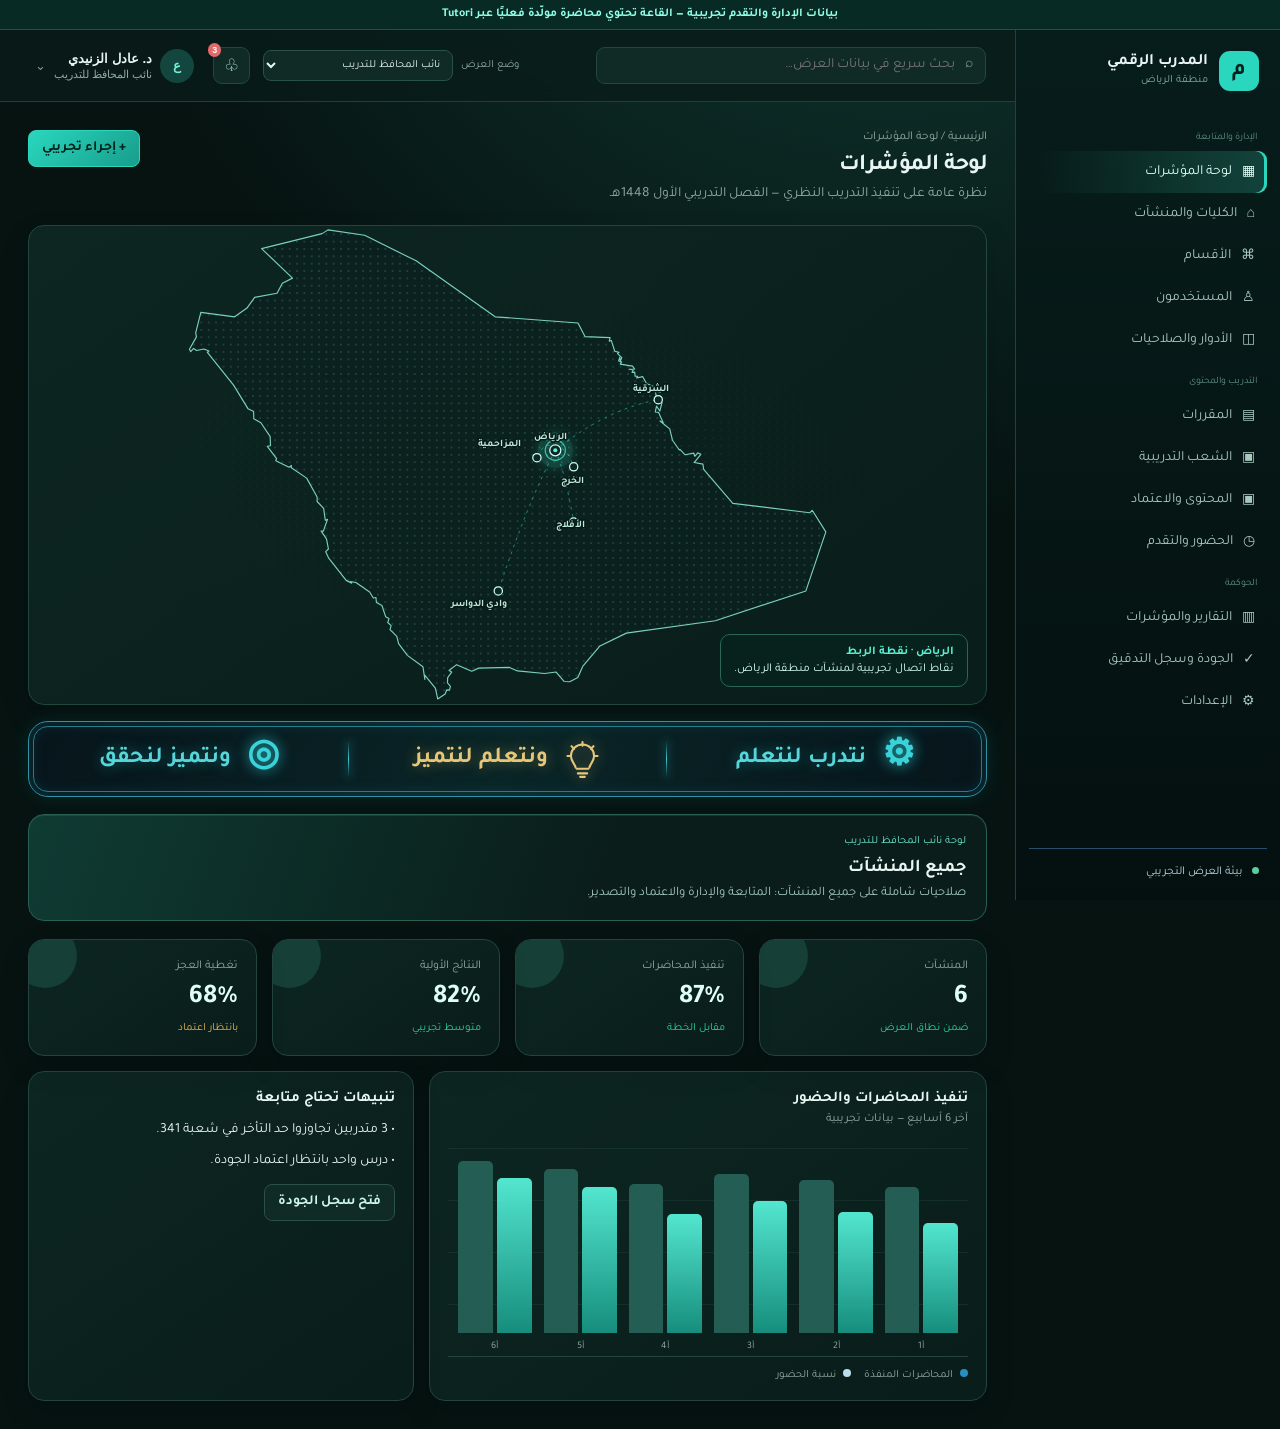
<file: index.html>
<!doctype html>
<html lang="ar" dir="rtl">
<head>
  <meta charset="UTF-8" />
  <meta name="viewport" content="width=device-width, initial-scale=1.0" />
  <meta name="description" content="عرض تفاعلي لمنصة المدرب الرقمي مع قاعة محاضرة حية واحدة عبر Tutori" />
  <title>المدرب الرقمي | العرض التفاعلي</title>
  <link rel="preconnect" href="https://fonts.googleapis.com" />
  <link rel="preconnect" href="https://fonts.gstatic.com" crossorigin />
  <link href="https://fonts.googleapis.com/css2?family=Tajawal:wght@400;500;600;700;800&display=swap" rel="stylesheet" />
  <link rel="stylesheet" href="assets/styles.css" />
  <link rel="stylesheet" href="assets/theme.css" />
  <link rel="stylesheet" href="assets/interaction.css?v=20261102-prep-layout" />
  <link rel="stylesheet" href="assets/live-lecture.css" />
</head>
<body>
  <div class="demo-ribbon">بيانات الإدارة والتقدم تجريبية — القاعة تحتوي محاضرة مولّدة فعليًا عبر Tutori</div>
  <div class="shell">
    <aside class="sidebar" id="sidebar" aria-label="التنقل الرئيسي">
      <div class="brand"><div class="brand-mark">م</div><div><strong>المدرب الرقمي</strong><small>منطقة الرياض</small></div></div>
      <nav id="main-nav">
        <p class="nav-label">الإدارة والمتابعة</p>
        <button class="nav-item active" data-page="dashboard">▦ <span>لوحة المؤشرات</span></button>
        <button class="nav-item" data-page="facilities">⌂ <span>الكليات والمنشآت</span></button>
        <button class="nav-item" data-page="departments">⌘ <span>الأقسام</span></button>
        <button class="nav-item" data-page="users">♙ <span>المستخدمون</span></button>
        <button class="nav-item" data-page="roles">◫ <span>الأدوار والصلاحيات</span></button>
        <p class="nav-label">التدريب والمحتوى</p>
        <button class="nav-item" data-page="courses">▤ <span>المقررات</span></button>
        <button class="nav-item" data-page="sections">▣ <span>الشعب التدريبية</span></button>
        <button class="nav-item" data-page="content">▣ <span>المحتوى والاعتماد</span></button>
        <button class="nav-item" data-page="lesson-preparation">✎ <span>مراجعة محاضرة Tutori</span></button>
        <button class="nav-item" data-page="attendance">◷ <span>الحضور والتقدم</span></button>
        <p class="nav-label">الحوكمة</p>
        <button class="nav-item" data-page="reports">▥ <span>التقارير والمؤشرات</span></button>
        <button class="nav-item" data-page="quality">✓ <span>الجودة وسجل التدقيق</span></button>
        <button class="nav-item" data-page="settings">⚙ <span>الإعدادات</span></button>
      </nav>
      <div class="sidebar-foot"><span class="pulse"></span> بيئة العرض التجريبي</div>
    </aside>
    <main class="main">
      <header class="topbar"><button class="menu" id="menu-btn" aria-label="فتح القائمة">☰</button><div class="global-search"><span>⌕</span><input id="global-search" placeholder="بحث سريع في بيانات العرض…" /></div><div class="top-actions"><label class="role-switcher" for="role-switcher"><span>وضع العرض</span><select id="role-switcher" aria-label="تبديل دور العرض التجريبي"><option>نائب المحافظ للتدريب</option><option>نائب المحافظ لسياسات التدريب والجودة</option><option>نائب المحافظ المساعد للتدريب</option><option>الإدارة العامة بالمنطقة</option><option>الإدارة العامة لجودة التدريب</option><option>إدارة الجودة بالمنطقة</option><option>عميد الكلية</option><option>رئيس القسم</option><option>المتدرب</option></select></label><button class="icon-btn" id="notify-btn" aria-label="التنبيهات">♧<b>3</b></button><button class="profile" id="profile-btn"><span class="avatar">ع</span><span><strong>أحمد العتيبي</strong><small id="active-role-label">نائب المحافظ للتدريب</small></span><i>⌄</i></button></div></header>
      <section id="app" class="page-area" aria-live="polite"></section>
    </main>
  </div>
  <div id="modal-root"></div><div id="toast-root" aria-live="polite"></div>
  <script src="assets/app.js?v=20261117-roles"></script>
  <script src="assets/saudi-map.js"></script>
  <script src="assets/role-switcher.js"></script>
  <script src="assets/student-platform.js"></script>
  <script src="assets/quality-workspace.js"></script>
  <script>
    // Let the user finish typing; the app applies data filters on change/blur.
    document.addEventListener('input', (event) => {
      if (event.target.matches('[data-filter]')) event.stopImmediatePropagation();
    }, true);
  </script>
</body>
</html>
</file>
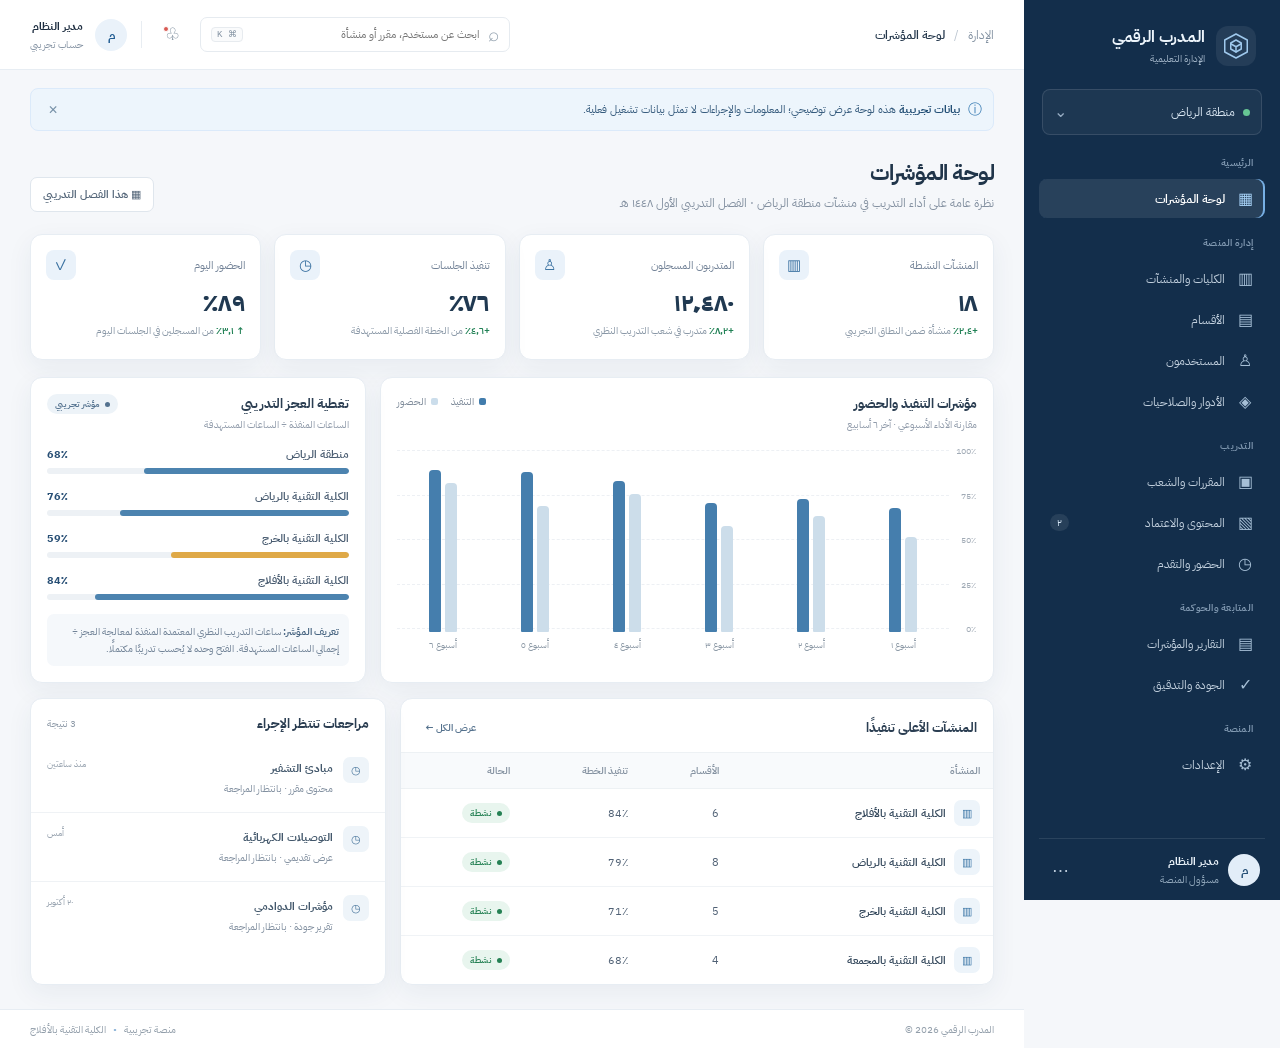
<file: legacy-admin-demo.html>
<!doctype html>
<html lang="ar" dir="rtl">
<head>
  <meta charset="utf-8">
  <meta name="viewport" content="width=device-width, initial-scale=1">
  <meta name="theme-color" content="#112a46">
  <meta name="description" content="النسخة السابقة من عرض إدارة منصة المدرب الرقمي">
  <title>المدرب الرقمي | العرض الإداري السابق</title>
  <link rel="preconnect" href="https://fonts.googleapis.com">
  <link rel="preconnect" href="https://fonts.gstatic.com" crossorigin>
  <link href="https://fonts.googleapis.com/css2?family=IBM+Plex+Sans+Arabic:wght@400;500;600;700&display=swap" rel="stylesheet">
  <link rel="stylesheet" href="styles.css">
</head>
<body>
  <div class="app-shell">
    <aside class="sidebar" id="sidebar">
      <a class="brand" href="#dashboard" aria-label="المدرب الرقمي، الرئيسية">
        <span class="brand-mark" aria-hidden="true"><svg viewBox="0 0 40 40"><path d="M20 4 5 12v16l15 8 15-8V12L20 4Z"/><path d="M13 24V16l7-4 7 4v8l-7 4-7-4Z"/><path d="m13 17 7 4 7-4M20 21v7"/></svg></span>
        <span><strong>المدرب الرقمي</strong><small>الإدارة التعليمية</small></span>
      </a>
      <div class="side-context"><span class="context-dot"></span><span>منطقة الرياض</span><span class="context-caret">⌄</span></div>
      <nav id="navigation" aria-label="القائمة الرئيسية"></nav>
      <div class="sidebar-footer"><span class="avatar avatar-light">م</span><span><strong>مدير النظام</strong><small>مسؤول المنصة</small></span><button class="icon-button" title="خيارات الحساب" aria-label="خيارات الحساب" data-action="account-menu">⋯</button></div>
    </aside>
    <main class="main-area">
      <header class="topbar">
        <button id="menuToggle" class="icon-button menu-toggle" aria-label="فتح القائمة">☰</button>
        <div class="breadcrumb"><span>الإدارة</span><span class="crumb-sep">/</span><strong id="currentCrumb">لوحة المؤشرات</strong></div>
        <div class="top-actions"><div class="global-search"><span>⌕</span><input id="globalSearch" type="search" placeholder="ابحث عن مستخدم، مقرر أو منشأة" aria-label="بحث عام"><kbd>⌘ K</kbd></div><button id="notifications" class="icon-button bell-button" aria-label="الإشعارات">♧<i></i></button><span class="top-divider"></span><span class="avatar avatar-blue">م</span><div class="top-user"><strong>مدير النظام</strong><small>حساب تجريبي</small></div></div>
      </header>
      <div class="demo-ribbon"><span class="demo-icon">ⓘ</span><span><strong>بيانات تجريبية</strong><span> هذه لوحة عرض توضيحي؛ المعلومات والإجراءات لا تمثل بيانات تشغيل فعلية.</span></span><button id="dismissRibbon" aria-label="إخفاء التنبيه">×</button></div>
      <section id="view" class="content" aria-live="polite"></section>
      <footer class="page-footer"><span>المدرب الرقمي <span dir="ltr">© 2026</span></span><span>منصة تجريبية <span class="footer-dot">•</span> الكلية التقنية بالأفلاج</span></footer>
    </main>
  </div>
  <div id="modalRoot"></div>
  <div id="toastRoot" class="toast-region" aria-live="polite"></div>
  <script src="app.js"></script>
</body>
</html>
</file>
<file: assets/styles.css>
:root{--navy:#0a3152;--navy2:#164d77;--blue:#1779b8;--sky:#eaf5fb;--line:#dbe6ee;--ink:#183048;--muted:#62758a;--bg:#f5f8fb;--white:#fff;--green:#16805c;--amber:#ad6c08;--red:#b84444;--radius:14px}*{box-sizing:border-box}body{margin:0;background:var(--bg);color:var(--ink);font-family:Tahoma,"Segoe UI",Arial,sans-serif;font-size:14px}.demo-ribbon{height:30px;background:#e8f5fb;color:#075b88;text-align:center;padding:7px;font-size:12px;font-weight:bold;position:sticky;top:0;z-index:20;border-bottom:1px solid #c7e5f2}.shell{display:flex;min-height:calc(100vh - 30px)}.sidebar{width:265px;background:linear-gradient(180deg,#0b3557,#092a46);color:#e9f3f8;flex:none;padding:21px 13px;display:flex;flex-direction:column;position:sticky;top:30px;height:calc(100vh - 30px);z-index:10}.brand{display:flex;gap:11px;align-items:center;padding:0 8px 26px}.brand-mark{width:40px;height:40px;border-radius:11px;display:grid;place-items:center;background:#75c5e8;color:#082e4b;font-size:22px;font-weight:bold}.brand strong{display:block;font-size:16px}.brand small{color:#abc8d9;font-size:11px}.nav-label{font-size:10px;color:#8fb0c4;margin:15px 10px 7px}.nav-item{border:0;background:transparent;color:#dbe9f1;font:inherit;text-align:right;width:100%;padding:11px 12px;border-radius:9px;cursor:pointer;display:flex;gap:10px;align-items:center}.nav-item:hover,.nav-item.active{background:rgba(115,198,232,.17);color:#fff}.nav-item.active{box-shadow:inset -3px 0 #75c5e8}.sidebar-foot{margin-top:auto;border-top:1px solid #26506e;padding:16px 8px 0;color:#b9d0df;font-size:12px}.pulse{display:inline-block;background:#58cf9c;border-radius:50%;width:7px;height:7px;margin-left:6px}.main{min-width:0;flex:1}.topbar{height:72px;background:#fff;border-bottom:1px solid var(--line);display:flex;align-items:center;gap:20px;padding:0 29px;position:sticky;top:30px;z-index:9}.global-search{max-width:390px;flex:1;background:#f2f6f9;border:1px solid #e2ebf0;border-radius:9px;padding:8px 12px;display:flex;gap:8px;color:#778a9a}.global-search input{border:0;outline:0;background:transparent;width:100%;font:inherit}.top-actions{display:flex;align-items:center;gap:13px;margin-right:auto}.icon-btn,.menu{background:#fff;border:1px solid var(--line);width:37px;height:37px;border-radius:9px;color:var(--navy);cursor:pointer;position:relative;font-size:17px}.icon-btn b{font-size:9px;background:var(--red);color:#fff;border-radius:10px;padding:2px 4px;position:absolute;top:-5px;left:-6px}.profile{border:0;background:none;display:flex;gap:8px;align-items:center;text-align:right;cursor:pointer;color:var(--ink)}.profile small,.profile strong{display:block}.profile small{color:var(--muted);font-size:11px;margin-top:2px}.profile i{font-style:normal;color:#8293a1}.avatar{display:grid;place-items:center;width:34px;height:34px;border-radius:50%;background:#e1f1f9;color:#08618f;font-weight:bold}.menu{display:none}.page-area{padding:28px;max-width:1600px;margin:auto}.page-heading{display:flex;align-items:start;justify-content:space-between;margin-bottom:22px}.breadcrumb{font-size:12px;color:var(--muted);margin-bottom:8px}.page-heading h1{font-size:23px;margin:0 0 6px}.page-heading p{margin:0;color:var(--muted)}.btn{border:1px solid var(--line);border-radius:8px;padding:9px 13px;background:#fff;color:var(--navy);font:inherit;font-weight:bold;cursor:pointer}.btn:hover{background:#f2f8fc}.btn.primary{background:var(--navy);color:#fff;border-color:var(--navy)}.btn.primary:hover{background:#164b73}.btn.warn{color:var(--amber)}.kpis{display:grid;grid-template-columns:repeat(4,minmax(0,1fr));gap:15px}.card{background:#fff;border:1px solid var(--line);border-radius:var(--radius);padding:18px;box-shadow:0 2px 5px #09243a05}.kpi{position:relative;overflow:hidden}.kpi::after{content:"";position:absolute;width:64px;height:64px;left:-16px;top:-16px;border-radius:50%;background:#e5f3fb}.kpi label{color:var(--muted);font-size:12px}.kpi strong{font-size:27px;display:block;margin:8px 0 5px}.kpi span{font-size:11px;color:var(--green)}.kpi .warning{color:var(--amber)}.grid-2{display:grid;grid-template-columns:1.3fr .9fr;gap:15px;margin-top:15px}.card-title{font-size:15px;font-weight:bold;margin:0 0 4px}.card-subtitle{font-size:12px;color:var(--muted);margin:0 0 18px}.chart{height:213px;display:flex;align-items:end;gap:12px;padding:0 10px;border-bottom:1px solid var(--line);background:repeating-linear-gradient(to top,transparent 0,transparent 51px,#edf2f5 52px)}.bar-group{height:100%;display:flex;flex:1;align-items:end;gap:4px;position:relative;padding-bottom:23px}.bar{flex:1;background:linear-gradient(180deg,#52b5df,#1979b3);border-radius:5px 5px 0 0;min-width:6px}.bar.light{background:#b9dfef}.bar-group small{position:absolute;bottom:3px;width:100%;text-align:center;color:var(--muted);font-size:10px}.legend{margin-top:12px;font-size:11px;color:var(--muted)}.dot{display:inline-block;width:8px;height:8px;border-radius:50%;margin-left:4px;background:#298ec4}.dot.light{background:#b9dfef;margin-right:10px}.progress-row{display:grid;grid-template-columns:88px 1fr 34px;gap:9px;align-items:center;margin:13px 0;font-size:12px}.progress{height:8px;background:#ecf1f4;border-radius:20px;overflow:hidden}.progress i{display:block;height:100%;background:var(--blue);border-radius:20px}.filters{background:#fff;border:1px solid var(--line);border-radius:var(--radius);padding:14px;display:flex;gap:10px;flex-wrap:wrap;margin-bottom:15px}.filters input,.filters select{height:37px;border:1px solid var(--line);border-radius:8px;padding:0 10px;background:#fff;color:var(--ink);font:inherit;min-width:145px}.filters input{flex:1;min-width:190px}.table-card{overflow:auto;padding:0}.table-head{padding:16px 18px;border-bottom:1px solid var(--line);display:flex;align-items:center;justify-content:space-between}.table-head strong{font-size:15px}.table-head small{color:var(--muted)}table{border-collapse:collapse;width:100%;min-width:690px}th,td{padding:13px 18px;text-align:right;border-bottom:1px solid #edf1f4;font-size:13px}th{color:#62758a;background:#fbfcfd;font-weight:normal;font-size:12px}tr:last-child td{border:0}.status{display:inline-block;border-radius:20px;padding:4px 8px;font-size:11px;white-space:nowrap}.status.green{background:#e5f6ef;color:#137153}.status.blue{background:#e8f4fb;color:#086595}.status.amber{background:#fff5df;color:#966000}.status.red{background:#fce9e9;color:#a13838}.action-link{color:#076ba0;background:none;border:0;cursor:pointer;font:inherit;padding:0}.empty{padding:35px;text-align:center;color:var(--muted)}.facility-grid{display:grid;grid-template-columns:repeat(3,minmax(0,1fr));gap:15px}.facility-card h3{margin:0 0 7px}.facility-card p{color:var(--muted);font-size:12px;margin:0 0 15px}.facility-footer{border-top:1px solid var(--line);padding-top:12px;display:flex;justify-content:space-between;color:var(--muted);font-size:12px}.permission{font-size:12px}.permission th:first-child{font-weight:bold;color:var(--ink)}.check{color:var(--green);font-size:16px}.no{color:#aab7c0}.report-preview{min-height:260px;background:linear-gradient(135deg,#f6fbfe,#e8f4f9);border:1px dashed #b7d3e2;border-radius:11px;padding:23px}.metric{font-size:30px;color:var(--navy);font-weight:bold;margin:13px 0 4px}.notice{border-right:4px solid #e8aa39;background:#fff9e9;padding:12px 14px;color:#7b5815;font-size:12px;border-radius:4px;margin-bottom:15px}.settings-grid{display:grid;grid-template-columns:repeat(2,minmax(0,1fr));gap:15px}.setting-row{display:flex;justify-content:space-between;gap:16px;align-items:center;border-bottom:1px solid #edf1f4;padding:13px 0}.setting-row:last-child{border:0}.setting-row p{margin:4px 0 0;color:var(--muted);font-size:12px}.switch{width:42px;height:23px;background:#aabac5;border:0;border-radius:20px;padding:3px;cursor:pointer}.switch i{display:block;width:17px;height:17px;border-radius:50%;background:#fff;transition:.2s}.switch.on{background:var(--green)}.switch.on i{transform:translateX(-19px)}.modal-backdrop{position:fixed;inset:0;background:#08283b88;z-index:30;display:grid;place-items:center;padding:16px}.modal{background:#fff;max-width:550px;width:100%;border-radius:15px;padding:22px;box-shadow:0 15px 50px #001d36}.modal h2{margin:0 0 8px;font-size:19px}.modal p{color:var(--muted);line-height:1.8}.modal label{display:block;margin:14px 0 6px;font-weight:bold}.modal input,.modal textarea{width:100%;border:1px solid var(--line);border-radius:8px;padding:10px;font:inherit}.modal textarea{height:80px;resize:vertical}.modal-actions{display:flex;gap:9px;justify-content:flex-start;margin-top:19px}.toast{background:#0b3557;color:#fff;padding:12px 17px;border-radius:9px;box-shadow:0 6px 16px #001d3655;margin-top:9px;font-size:13px}.toast.success{background:var(--green)}#toast-root{position:fixed;bottom:18px;left:18px;z-index:40}.page-note{font-size:12px;color:var(--muted);margin-top:12px}@media(max-width:1050px){.kpis{grid-template-columns:repeat(2,1fr)}.facility-grid{grid-template-columns:repeat(2,1fr)}}@media(max-width:780px){.sidebar{position:fixed;right:0;transform:translateX(100%);transition:.25s;box-shadow:-5px 0 20px #001d3644}.sidebar.open{transform:none}.menu{display:block}.topbar{padding:0 15px}.global-search{max-width:none}.profile span:not(.avatar),.profile i{display:none}.page-area{padding:20px 15px}.page-heading{gap:10px;flex-direction:column}.grid-2,.settings-grid{grid-template-columns:1fr}.kpis,.facility-grid{grid-template-columns:1fr 1fr}.top-actions{gap:7px}.filters{padding:10px}.filters input,.filters select{width:100%}}@media(max-width:440px){.kpis,.facility-grid{grid-template-columns:1fr}.global-search{display:none}}
/* Dark institutional theme inspired by the supplied visual reference. */
:root{--navy:#071d1b;--navy2:#0b302c;--blue:#2ad7be;--sky:#122c29;--line:#274640;--ink:#e8f6f1;--muted:#91aaa2;--bg:#061311;--white:#0c211e;--green:#2bd4ad;--amber:#e7b556;--red:#e26a6a;--radius:16px}
body{background:radial-gradient(circle at 70% -20%,#123e37 0,#061311 42%),var(--bg);font-family:"Alexandria","Tajawal","IBM Plex Sans Arabic",Tahoma,"Segoe UI",Arial,sans-serif}
.demo-ribbon{background:#082a25;color:#91ffe5;border-color:#1e5148}.sidebar{background:linear-gradient(180deg,#071d1b,#04100f);border-left:1px solid #1f423c}.sidebar nav{overflow-y:auto;flex:1;min-height:0;padding-left:4px}.sidebar-foot{flex:none}.brand-mark{background:#2ad7be;color:#06201d}.brand small{color:#82aea2}.nav-label{color:#5f8f82}.nav-item{color:#a9c9bf}.nav-item:hover,.nav-item.active{background:linear-gradient(90deg,transparent,#12443b);color:#dffff6}.nav-item.active{box-shadow:inset -3px 0 #2ad7be}.topbar{background:#091c19cc;backdrop-filter:blur(12px);border-color:#1d413a}.global-search{background:#102a26;border-color:#24463f;color:#84ab9e}.global-search input{color:var(--ink)}.icon-btn,.menu{background:#102a26;border-color:#24463f;color:#bdf4e6}.profile{color:var(--ink)}.avatar{background:#12463e;color:#74f1d6}.role-switcher{display:flex;align-items:center;gap:8px;color:#91aaa2;font-size:11px}.role-switcher select{background:#102a26;color:#e8f6f1;border:1px solid #285148;border-radius:8px;padding:8px;font:inherit;max-width:190px}.card,.filters{background:linear-gradient(145deg,#0d2622,#091d1a);border-color:#23453e;box-shadow:0 12px 30px #00000024}.page-heading h1{letter-spacing:-.5px}.btn{background:#102a26;border-color:#2b5149;color:#ccf6ea}.btn:hover{background:#173a34}.btn.primary{background:linear-gradient(135deg,#2ad7be,#189d8b);border-color:#2ad7be;color:#04201b}.btn.primary:hover{background:#3ce7ce}.kpi::after{background:#153f37}.kpi strong{color:#dffff6}.chart{background:repeating-linear-gradient(to top,transparent 0,transparent 51px,#1d3d36 52px);border-color:#24443d}.bar{background:linear-gradient(180deg,#53e6cf,#168d7d)}.bar.light{background:#235d53}.legend,.card-subtitle,.facility-card p,.page-note{color:#91aaa2}.progress{background:#173530}.progress i{background:linear-gradient(90deg,#158f7d,#42dfc5)}th{background:#0b211e;color:#93b8ad}th,td{border-color:#1c3a34}.table-head{border-color:#1c3a34}.status.green{background:#123f35;color:#72e6c7}.status.blue{background:#133b3a;color:#80ddd5}.status.amber{background:#443719;color:#f4ce77}.status.red{background:#452226;color:#f18e8e}.action-link{color:#57dfc7}.notice{background:#2c2918;color:#f0d487;border-color:#e7b556}.report-preview{background:linear-gradient(135deg,#0a2521,#102f2a);border-color:#2b7264}.metric{color:#62ebd1}.setting-row{border-color:#1c3a34}.switch{background:#415a54}.modal{background:#0c211e;color:var(--ink)}.modal p{color:var(--muted)}.modal input,.modal textarea{background:#102a26;color:var(--ink);border-color:#2b5149}.toast{background:#0a332c}.map-panel{min-height:420px;position:relative;overflow:hidden;padding:0;background:radial-gradient(circle at 52% 45%,#103a32 0,#081b18 46%,#06100f 100%)}.map-panel::before{content:"";position:absolute;inset:0;background-image:radial-gradient(#3d8273 1px,transparent 1px);background-size:8px 8px;opacity:.18;mask-image:radial-gradient(ellipse at center,#000 16%,transparent 67%)}.saudi-map{width:100%;height:410px;display:block;position:relative;z-index:1}.kingdom-shape{fill:#0a2420;stroke:#78cbb9;stroke-width:1.5;opacity:.95}.connection{fill:none;stroke:#37d9bf;stroke-width:1.25;stroke-dasharray:4 6;opacity:.75;animation:route-flow 3s linear infinite}.connection.alt{animation-delay:-1.4s}.map-node{fill:#0a2420;stroke:#c5fff1;stroke-width:1.5;cursor:pointer}.map-node:hover{fill:#52e8ce}.node-core{fill:#5af5d5}.node-ring{fill:none;stroke:#48e4ca;stroke-width:1;opacity:.8;transform-origin:center;animation:pulse-ring 2s ease-out infinite}.map-label{fill:#bce9dc;font-size:11px;font-family:"Alexandria","Tajawal",sans-serif}.map-insight{position:absolute;bottom:17px;right:18px;z-index:2;border:1px solid #2b655a;background:#08231eE8;backdrop-filter:blur(7px);border-radius:10px;padding:10px 13px;color:#d7fff4;font-size:12px;max-width:280px}.map-insight strong{display:block;color:#59efd2;margin-bottom:3px}@keyframes route-flow{to{stroke-dashoffset:-40}}@keyframes pulse-ring{0%{transform:scale(.4);opacity:1}100%{transform:scale(2.3);opacity:0}}@media(max-width:780px){.role-switcher span{display:none}.role-switcher select{max-width:140px}.map-panel{min-height:340px}.saudi-map{height:330px}}
</file>
<file: assets/theme.css>
:root{--navy:#071d1b;--navy2:#0b302c;--blue:#2ad7be;--sky:#122c29;--line:#274640;--ink:#e8f6f1;--muted:#91aaa2;--bg:#061311;--white:#0c211e;--green:#2bd4ad;--amber:#e7b556;--red:#e26a6a;--radius:16px}
body{background:radial-gradient(circle at 70% -20%,#123e37 0,#061311 42%),var(--bg);font-family:"Alexandria","Tajawal","IBM Plex Sans Arabic",Tahoma,"Segoe UI",Arial,sans-serif}.demo-ribbon{background:#082a25;color:#91ffe5;border-color:#1e5148}.sidebar{background:linear-gradient(180deg,#071d1b,#04100f);border-left:1px solid #1f423c}.sidebar nav{overflow-y:auto;flex:1;min-height:0;padding-left:4px}.sidebar-foot{flex:none}.brand-mark{background:#2ad7be;color:#06201d}.brand small{color:#82aea2}.nav-label{color:#5f8f82}.nav-item{color:#a9c9bf}.nav-item:hover,.nav-item.active{background:linear-gradient(90deg,transparent,#12443b);color:#dffff6}.nav-item.active{box-shadow:inset -3px 0 #2ad7be}.topbar{background:#091c19cc;backdrop-filter:blur(12px);border-color:#1d413a}.global-search{background:#102a26;border-color:#24463f;color:#84ab9e}.global-search input{color:var(--ink)}.icon-btn,.menu{background:#102a26;border-color:#24463f;color:#bdf4e6}.profile{color:var(--ink)}.avatar{background:#12463e;color:#74f1d6}.role-switcher{display:flex;align-items:center;gap:8px;color:#91aaa2;font-size:11px}.role-switcher select{background:#102a26;color:#e8f6f1;border:1px solid #285148;border-radius:8px;padding:8px;font:inherit;max-width:190px}.card,.filters{background:linear-gradient(145deg,#0d2622,#091d1a);border-color:#23453e;box-shadow:0 12px 30px #00000024}.page-heading h1{letter-spacing:-.5px}.btn{background:#102a26;border-color:#2b5149;color:#ccf6ea}.btn:hover{background:#173a34}.btn.primary{background:linear-gradient(135deg,#2ad7be,#189d8b);border-color:#2ad7be;color:#04201b}.btn.primary:hover{background:#3ce7ce}.kpi::after{background:#153f37}.kpi strong{color:#dffff6}.chart{background:repeating-linear-gradient(to top,transparent 0,transparent 51px,#1d3d36 52px);border-color:#24443d}.bar{background:linear-gradient(180deg,#53e6cf,#168d7d)}.bar.light{background:#235d53}.legend,.card-subtitle,.facility-card p,.page-note{color:#91aaa2}.progress{background:#173530}.progress i{background:linear-gradient(90deg,#158f7d,#42dfc5)}th{background:#0b211e;color:#93b8ad}th,td{border-color:#1c3a34}.table-head{border-color:#1c3a34}.status.green{background:#123f35;color:#72e6c7}.status.blue{background:#133b3a;color:#80ddd5}.status.amber{background:#443719;color:#f4ce77}.status.red{background:#452226;color:#f18e8e}.action-link{color:#57dfc7}.notice{background:#2c2918;color:#f0d487;border-color:#e7b556}.report-preview{background:linear-gradient(135deg,#0a2521,#102f2a);border-color:#2b7264}.metric{color:#62ebd1}.setting-row{border-color:#1c3a34}.switch{background:#415a54}.modal{background:#0c211e;color:var(--ink)}.modal p{color:var(--muted)}.modal input,.modal textarea{background:#102a26;color:var(--ink);border-color:#2b5149}.toast{background:#0a332c}.map-location{cursor:pointer}.role-hero{margin:-3px 0 18px;padding:18px 20px;border-radius:var(--radius);background:linear-gradient(110deg,#0f3b33,#0a1d1a 60%);border:1px solid #286054;box-shadow:inset 0 1px #54dfc422}.role-hero span{font-size:11px;color:#6cebd3}.role-hero h2{margin:7px 0;font-size:18px}.role-hero p{margin:0;color:#a3c7bd;font-size:13px}.dashboard-map-grid{grid-template-columns:1.25fr .75fr}@media(max-width:780px){.role-switcher span{display:none}.role-switcher select{max-width:140px}.dashboard-map-grid{grid-template-columns:1fr}}
</file>
<file: assets/interaction.css>
/* Keep the Arabic display font consistent and allow long navigation to scroll. */
body{font-family:"Tajawal","Alexandria","IBM Plex Sans Arabic",Tahoma,"Segoe UI",Arial,sans-serif}
.sidebar{overflow:hidden}
.sidebar nav{overflow-y:auto;overflow-x:hidden;overscroll-behavior:contain;scrollbar-width:thin;scrollbar-color:#326e60 #081b18}
.sidebar nav::-webkit-scrollbar{width:7px}
.sidebar nav::-webkit-scrollbar-track{background:#081b18;border-radius:8px}
.sidebar nav::-webkit-scrollbar-thumb{background:#326e60;border-radius:8px}
.map-location{cursor:pointer;outline:none}
.map-location:focus .map-node{stroke:#61f4d6;stroke-width:3}
.map-location:focus .map-label{fill:#fff}
.map-hit{position:absolute;z-index:4;width:30px;height:30px;transform:translate(-50%,-50%);border:0;border-radius:50%;background:transparent;cursor:pointer;padding:0}
.map-hit:focus-visible{outline:2px solid #9dffe9;outline-offset:2px;background:#45e8c522}
.role-work-grid{display:grid;grid-template-columns:1fr 1fr;gap:15px;margin-top:15px}
.role-work-grid .card{margin:0}
@media(max-width:780px){.role-work-grid{grid-template-columns:1fr}}

/* The map silhouette is based on detailed country geometry; these styles keep it crisp and legible. */
.map-full-width{margin:0 0 16px}
.map-full-width .map-panel{width:100%;height:clamp(360px,50vw,480px);min-height:unset;padding:0;aspect-ratio:auto}
.map-full-width .saudi-map{display:block;width:100%;height:100%;max-height:none;overflow:visible}
.map-full-width .map-panel::before{opacity:.1}
.kingdom-shape{fill:#0a211f;stroke:#80d9c8;stroke-width:1.15;stroke-linejoin:round;vector-effect:non-scaling-stroke}
.kingdom-dots{fill:url(#kingdom-dots);stroke:none;pointer-events:none}
.connection{stroke-width:1;stroke-dasharray:3 5;opacity:.62}
.map-node{fill:#0b2824;stroke:#cffff4;stroke-width:1.25;vector-effect:non-scaling-stroke}
.node-halo{fill:#43e9cb;opacity:.18;filter:url(#map-glow);animation:map-breathe 2.8s ease-in-out infinite}
.node-ring{stroke-width:1.25;animation:pulse-ring 2.4s ease-out infinite}
.map-label{paint-order:stroke;stroke:#071916;stroke-width:3px;stroke-linejoin:round;font-family:"Tajawal",sans-serif;font-weight:600}
.vision-banner{display:grid;grid-template-columns:1fr auto 1fr auto 1fr;align-items:center;gap:clamp(8px,2vw,24px);margin:16px 0 20px;padding:13px clamp(12px,2vw,28px);min-height:76px;border:1px solid #2e91a4;border-radius:20px;background:linear-gradient(110deg,#07151b,#0a2527 50%,#07151b);box-shadow:inset 0 0 17px #28c9e52b,0 0 20px #1bb5c022;position:relative;overflow:hidden}
.vision-banner::before{content:"";position:absolute;inset:4px;border:1px solid #287b8a;border-radius:15px;pointer-events:none}
.vision-step{position:relative;z-index:1;display:flex;align-items:center;justify-content:center;gap:clamp(7px,1.3vw,16px);color:#56d6db;font-size:clamp(15px,2vw,23px);font-weight:800;text-align:center;text-shadow:0 0 14px #29d5d260}
.vision-step.gold{color:#e6c779;text-shadow:0 0 14px #edcd6760}
.vision-icon{font-size:clamp(25px,3vw,37px);line-height:1;color:#39d2d8;filter:drop-shadow(0 0 7px #35c4d977)}
.vision-icon svg{display:block;width:1em;height:1em;fill:none;stroke:currentColor;stroke-width:1.8;stroke-linecap:round;stroke-linejoin:round}
.vision-step.gold .vision-icon{color:#e6c779;filter:drop-shadow(0 0 7px #e6c77977)}
.vision-divider{position:relative;z-index:1;width:1px;height:38px;background:linear-gradient(transparent,#3acbd2,transparent);box-shadow:0 0 8px #3acbd2}
@keyframes map-breathe{50%{opacity:.32;transform:scale(1.16)}}
@media(max-width:780px){.map-panel{min-height:340px}.saudi-map{height:330px}.map-full-width .map-panel{height:330px;min-height:unset}.map-full-width .saudi-map{height:100%}.vision-banner{gap:7px;padding:12px 8px;min-height:66px;border-radius:14px}.vision-step{flex-direction:column;gap:3px;font-size:clamp(11px,3vw,15px);line-height:1.2}.vision-icon{font-size:23px}.vision-divider{height:32px}}

/* Student portal: personalized learning workflows in the same teal institutional system. */
.student-page-head{display:flex;justify-content:space-between;align-items:flex-end;gap:15px;margin:0 0 18px}
.student-page-head h1{margin:5px 0;font-size:24px}
.student-page-head p{margin:0;color:var(--muted)}
.student-welcome{display:flex;align-items:center;justify-content:space-between;gap:20px;margin-bottom:16px;padding:24px;border:1px solid #286054;border-radius:var(--radius);background:radial-gradient(circle at 8% 20%,#176153 0,#10382f 30%,#0b211e 78%);box-shadow:inset 0 1px #54dfc422;overflow:hidden}
.student-welcome h2{font-size:23px;margin:7px 0}.student-welcome p{color:#a3c7bd;margin:0 0 16px;max-width:680px;line-height:1.7}
.student-eyebrow{color:#64e2cd;font-size:12px;font-weight:700}.welcome-mark{width:102px;height:102px;flex:none;border-radius:28px;display:grid;place-items:center;background:#2ad7be;color:#06201d;font-size:50px;font-weight:800;box-shadow:0 0 50px #2ad7be44;transform:rotate(-7deg)}
.student-kpis{margin:0 0 18px}.student-home-grid{display:grid;grid-template-columns:minmax(0,1.45fr) minmax(280px,.8fr);gap:16px;margin-bottom:16px;align-items:start}.student-section{min-width:0}.student-section-head{display:flex;justify-content:space-between;align-items:center;gap:12px;margin-bottom:12px}.student-section-head h2,.student-section-head p{margin:0}.student-section-head h2{font-size:17px}.student-section-head p{color:var(--muted);font-size:12px;margin-top:4px}.student-course-grid{display:grid;grid-template-columns:repeat(2,minmax(0,1fr));gap:15px}.student-course-card{margin:0;min-width:0}.course-card-top{display:flex;justify-content:space-between;gap:8px;align-items:center}.course-code{font-size:11px;font-weight:800;letter-spacing:.3px;color:#5fe0c8;background:#123c34;padding:5px 8px;border-radius:7px}.student-tag{display:inline-flex;align-items:center;white-space:nowrap;color:#9ad8c8;border:1px solid #28574e;border-radius:30px;padding:5px 9px;font-size:11px}.student-course-card h3{margin:14px 0 4px;font-size:18px}.student-course-card>p{color:var(--muted);font-size:12px;margin:0 0 12px}.student-progress-meta{display:flex;justify-content:space-between;font-size:12px;margin:14px 0 7px}.student-progress-meta strong{color:#70ead0}.student-course-card .progress{margin:0 0 14px}.student-course-card .next-lesson{border-top:1px solid #1c3a34;padding-top:11px;display:grid;gap:4px}.next-lesson span{font-size:11px;color:var(--muted)}.next-lesson b{font-size:12px;color:var(--ink)}.student-course-card .btn{width:100%;margin-top:2px}.live-student-tag{color:#69e5c9;background:#123e35;border:1px solid #236353;border-radius:30px;padding:7px 10px;font-size:11px;white-space:nowrap}.next-session-card h3{margin:14px 0 4px;font-size:19px}.next-session-card>p{font-size:12px;color:var(--muted)}.session-day{display:inline-block;color:#70ead0;font-weight:700;margin-top:9px}.session-separator{border-top:1px solid #1c3a34;margin:16px 0}.next-session-card .btn{margin-top:6px}.student-list-row{display:flex;align-items:center;gap:12px;padding:13px 0;border-top:1px solid #1c3a34}.student-list-row>div{flex:1;min-width:0}.student-list-row strong,.student-list-row small{display:block}.student-list-row strong{font-size:13px}.student-list-row small{color:var(--muted);font-size:11px;margin-top:5px;line-height:1.6}.row-icon,.module-index{width:34px;height:34px;flex:none;border-radius:10px;background:#123d34;color:#63e4c9;display:grid;place-items:center;font-weight:800}.progress-summary .btn{margin-top:12px}.student-progress-row{display:grid;grid-template-columns:minmax(120px,1fr) minmax(80px,1.5fr) 42px;align-items:center;gap:12px;padding:12px 0;border-bottom:1px solid #1c3a34;font-size:12px}.student-progress-row .progress{margin:0}.student-progress-row strong{color:#73e8cf}.student-filter-row{display:flex;align-items:center;justify-content:space-between;gap:12px;margin-bottom:16px;color:var(--muted);font-size:12px}.student-filter-row input{width:min(100%,440px);background:#102a26;color:var(--ink);border:1px solid #2b5149;border-radius:9px;padding:11px;font:inherit}.student-course-detail-hero{display:flex;justify-content:space-between;align-items:center;gap:20px;margin-bottom:16px}.student-course-detail-hero h2{font-size:22px;margin:10px 0 4px}.student-course-detail-hero p{color:var(--muted);margin:0}.student-module-list>.student-list-row:first-of-type{border-top:0}.student-module-list .student-list-row>div{flex:1}.student-status{font-size:11px;color:var(--muted);white-space:nowrap}.student-status.done{color:#6fe2c8}.student-status.pending{color:#e8c274}.module-index{font-size:12px}.schedule-card{padding:18px}.schedule-row{display:grid;grid-template-columns:110px 18px minmax(0,1fr) auto;align-items:center;gap:14px;min-height:83px;border-top:1px solid #1c3a34}.schedule-time{display:grid;gap:5px}.schedule-time strong{color:#71e8cf}.schedule-time span,.schedule-info small{font-size:11px;color:var(--muted)}.schedule-info{display:grid;gap:5px}.schedule-line{height:100%;position:relative}.schedule-line::before{content:"";position:absolute;right:8px;top:0;bottom:0;width:1px;background:#286054}.schedule-row:first-of-type .schedule-line::before{top:50%}.schedule-row:last-child .schedule-line::before{bottom:50%}.schedule-line i{position:absolute;right:4px;top:calc(50% - 4px);width:9px;height:9px;border-radius:50%;background:#2ad7be;box-shadow:0 0 12px #2ad7be66}.student-demo-note{margin-top:14px}.assignments-list,.student-quiz-card,.results-card,.progress-courses{margin-bottom:16px}.assignment-row .btn{white-space:nowrap}.mini-quiz{border-top:1px solid #1c3a34;padding-top:14px}.quiz-options{display:flex;gap:8px;flex-wrap:wrap;margin-top:10px}.mini-quiz>p{color:#75e5cb}.results-table{overflow:auto}.result-head,.result-row{display:grid;grid-template-columns:1.5fr .7fr .7fr .9fr 1fr;gap:12px;align-items:center;min-width:660px;padding:13px 10px;border-bottom:1px solid #1c3a34;font-size:12px}.result-head{background:#0b211e;color:#91b8ad;font-weight:700}.result-row strong{color:#dffff6}.result-row span:last-child{color:var(--muted)}.attendance-head,.attendance-row{grid-template-columns:1fr 1.3fr .8fr .8fr}.result-row .status{width:max-content}.profile-summary{text-align:center;padding:24px}.student-profile-avatar{width:86px;height:86px;border-radius:24px;margin:0 auto 12px;display:grid;place-items:center;background:linear-gradient(145deg,#2ad7be,#167e70);color:#04201b;font-size:36px;font-weight:800}.profile-summary h2{margin:6px 0}.profile-summary>p{color:var(--muted);margin:4px 0 12px}.profile-contact{display:grid;gap:0;margin-top:20px;text-align:right}.profile-contact div{display:flex;justify-content:space-between;gap:10px;border-top:1px solid #1c3a34;padding:12px 0}.profile-contact small{color:var(--muted)}.student-green{color:#6fe2c8!important}.student-portal .notice{line-height:1.7}
.classroom-layout{display:grid;grid-template-columns:minmax(0,1.55fr) minmax(275px,.8fr);gap:15px;align-items:start}.classroom-main,.classroom-side{display:grid;gap:14px;min-width:0}.classroom-intro{display:flex;justify-content:space-between;align-items:center;gap:15px}.classroom-intro h2{font-size:20px;margin:7px 0}.classroom-intro p{color:var(--muted);margin:0;font-size:12px}.classroom-header-actions{display:flex;align-items:center;gap:8px;flex-wrap:wrap;justify-content:flex-end}.classroom-board{padding:0;overflow:hidden}.board-toolbar,.board-controls{display:flex;justify-content:space-between;align-items:center;gap:12px;padding:12px 14px}.board-toolbar{border-bottom:1px solid #1c3a34}.board-toolbar>strong{font-size:13px}.board-toolbar>strong span{color:#6de1cb;font-size:11px;margin-right:5px}.board-tools{display:flex;gap:6px;flex-wrap:wrap}.tool{padding:7px 9px;border:1px solid #2b5149;border-radius:8px;background:#102a26;color:#c8eee2;font-size:11px}.tool.selected{background:#16463d;border-color:#43cbb2;color:#8df3dd}.board-wrap{height:clamp(300px,38vw,460px);position:relative;background:#0a211f;background-image:radial-gradient(#31534a .8px,transparent .8px);background-size:20px 20px}.board-wrap canvas{width:100%;height:100%;display:block;touch-action:none}.board-hint{position:absolute;bottom:10px;left:12px;border:1px solid #2b5149;border-radius:8px;background:#0a211fe8;color:#9dbbb0;padding:7px 9px;font-size:10px;pointer-events:none}.board-controls{border-top:1px solid #1c3a34;align-items:flex-start;flex-wrap:wrap}.board-controls>div:first-child{display:grid;gap:4px}.board-controls small{color:var(--muted);font-size:11px}.board-controls>div:last-child{display:flex;gap:7px;flex-wrap:wrap}.board-controls .btn{font-size:11px;padding:7px 9px}.lesson-step-cards{display:grid;grid-template-columns:repeat(3,minmax(0,1fr));gap:10px}.lesson-step-cards .card{margin:0;padding:12px}.lesson-step-cards small,.lesson-step-cards strong,.lesson-step-cards span{display:block}.lesson-step-cards small{color:#68ddc7;font-size:10px}.lesson-step-cards strong{margin:7px 0 4px}.lesson-step-cards span{font-size:11px;color:var(--muted)}.trainer-card{display:grid;grid-template-columns:54px 1fr;align-items:center;gap:4px 12px}.trainer-card h3,.trainer-card p{margin:0 0 5px}.trainer-card p{font-size:11px;color:var(--muted)}.trainer-avatar{width:54px;height:54px;border-radius:16px;display:grid;place-items:center;background:linear-gradient(145deg,#2ad7be,#167e70);color:#04201b;font-size:25px;font-weight:800;grid-row:span 2}.trainer-card .page-note{grid-column:1/-1;margin:5px 0 0}.live-chat-card h3{margin-top:0}.classroom-transcript{min-height:105px;white-space:pre-line;border:1px solid #2b5149;border-radius:10px;background:#091c19;padding:11px;color:#cde9df;font-size:12px;line-height:1.8}.student-question-row{display:flex;gap:7px;margin-top:9px}.student-question-row input{min-width:0;flex:1;background:#091c19;color:var(--ink);border:1px solid #2b5149;border-radius:9px;padding:10px;font:inherit}.classroom-shortcuts{display:flex;flex-wrap:wrap;gap:6px;margin-top:8px}.classroom-shortcuts .btn{font-size:10px;padding:7px}.classroom-side>.card>h3{margin:0 0 10px}.classroom-side>.card>p{font-size:12px}.answer-list{display:grid;gap:7px}.answer-list .btn{justify-content:flex-start}.student-portal .progressbar span{background:linear-gradient(90deg,#168f7e,#42dfc5)}
@media(max-width:900px){.student-home-grid,.classroom-layout{grid-template-columns:1fr}.classroom-side{grid-template-columns:repeat(2,minmax(0,1fr))}.classroom-side>.card{min-width:0}}
@media(max-width:620px){.student-page-head,.student-welcome,.student-course-detail-hero,.classroom-intro{align-items:flex-start;flex-direction:column}.student-page-head{gap:8px}.student-welcome{padding:18px}.student-welcome h2{font-size:20px}.welcome-mark{display:none}.student-course-grid{grid-template-columns:1fr}.compact-courses{grid-template-columns:1fr}.student-course-card{padding:14px}.schedule-row{grid-template-columns:70px 12px minmax(0,1fr);gap:8px;padding:10px 0}.schedule-row>.btn{grid-column:3;justify-self:start}.schedule-time strong{font-size:12px}.schedule-time span{font-size:10px}.student-list-row{gap:8px;flex-wrap:wrap}.student-list-row>div{min-width:calc(100% - 60px)}.student-list-row>.btn,.student-list-row>.student-status{margin-right:42px}.lesson-step-cards{grid-template-columns:1fr}.classroom-side{grid-template-columns:1fr}.board-controls>div:last-child{width:100%}.board-controls .btn{flex:1}.board-wrap{height:340px}.classroom-header-actions{justify-content:flex-start}.student-filter-row{align-items:flex-start;flex-direction:column}.assignment-row{align-items:flex-start}.student-progress-row{grid-template-columns:minmax(85px,1fr) minmax(60px,1fr) 38px;gap:8px}}

/* Quality workspace: review-only governance and a visible corrective-action lifecycle. */
.quality-workspace{--quality-line:#254840;--quality-muted:#9db9b0}.quality-workspace .page-heading{align-items:flex-start}.quality-workspace .page-heading>div:first-child{max-width:850px}.quality-workspace .page-heading p{line-height:1.8}.quality-scope-note{padding:13px 16px;margin:0 0 16px;border:1px solid #315c50;border-right:4px solid #53cbb2;border-radius:12px;background:linear-gradient(100deg,#0e302a,#10241f);color:#c8e8dc;font-size:12px;line-height:1.8}.quality-scope-note b{color:#67e2c8}.quality-dash-grid{margin:0 0 16px}.quality-priority{display:flex;align-items:center;gap:10px;padding:13px 0;border-top:1px solid var(--quality-line)}.quality-priority>div{flex:1;min-width:0}.quality-priority b,.quality-priority small{display:block}.quality-priority b{font-size:12px}.quality-priority small{font-size:11px;color:var(--quality-muted);margin-top:5px}.quality-alert-dot{width:9px;height:9px;flex:none;border-radius:50%;background:#ef8b79;box-shadow:0 0 10px #ef8b7955}.quality-alert-dot.amber{background:#edc774;box-shadow:0 0 10px #edc77455}.quality-bars{display:grid;gap:13px;margin:18px 0}.quality-bars>div{display:grid;grid-template-columns:56px 1fr 34px;align-items:center;gap:10px;font-size:11px}.quality-bars>div>span{color:var(--quality-muted)}.quality-bars i{height:9px;background:#173b33;border-radius:9px;overflow:hidden}.quality-bars i b{display:block;height:100%;border-radius:9px;background:linear-gradient(90deg,#168c79,#61ddc4)}.quality-bars strong{color:#7be8d0}.quality-insight,.quality-footnote{font-size:12px;line-height:1.8}.quality-recent{margin-top:16px}.quality-case{margin:0 0 12px;padding:16px}.quality-case-top,.quality-case-foot{display:flex;align-items:center;justify-content:space-between;gap:10px}.quality-case-top small,.quality-case>p,.quality-case-foot>span{color:var(--quality-muted);font-size:11px}.quality-case h3{font-size:15px;margin:13px 0 4px}.quality-case>p{margin:0}.quality-case-detail{margin:12px 0;padding:11px 12px;background:#0b201c;border:1px solid var(--quality-line);border-radius:9px;font-size:12px;line-height:1.8;color:#c4ddd4}.quality-case-id{font-size:11px;font-weight:800;color:#77e8d1}.quality-pill,.quality-stage-tag{display:inline-flex;align-items:center;border:1px solid #315b50;border-radius:30px;padding:4px 8px;color:#a8d9ca;background:#10332c;font-size:10px;white-space:nowrap}.quality-stage-tag{color:#efd18e;border-color:#625633;background:#393018}.quality-stage-strip,.quality-workflow-banner{display:flex;align-items:center;justify-content:space-between;gap:6px;overflow:auto;padding:10px 2px}.quality-stage-strip span,.quality-workflow-banner span{display:flex;align-items:center;gap:6px;white-space:nowrap;color:#8ca79e;font-size:10px}.quality-stage-strip i,.quality-workflow-banner i{display:grid;place-items:center;width:23px;height:23px;border-radius:50%;border:1px solid #426359;font-style:normal;font-size:10px}.quality-stage-strip .done,.quality-workflow-banner span{color:#67dfc5}.quality-stage-strip .done i,.quality-workflow-banner i{border-color:#3b9c88;background:#123d34}.quality-stage-strip .current{color:#eed08d}.quality-stage-strip .current i{border-color:#b39048;background:#40371e}.quality-case-foot{border-top:1px solid var(--quality-line);padding-top:12px;margin-top:3px}.quality-workflow-banner{justify-content:flex-start;gap:clamp(8px,2vw,22px);margin:0 0 13px;padding:13px 16px;border:1px solid var(--quality-line);border-radius:12px;background:#0d2520}.quality-workflow-banner b{color:#4d786a;font-size:12px}.quality-new-form{margin:0 0 14px;border-color:#326052}.quality-new-form .card-title{margin-top:0}.quality-form-grid{display:grid;grid-template-columns:repeat(2,minmax(0,1fr));gap:12px}.quality-form-grid label,.quality-filterbar label{display:grid;gap:6px;font-size:11px;color:#b4ccc3}.quality-form-grid input,.quality-form-grid select,.quality-form-grid textarea,.quality-filterbar select,.quality-case-tools input,.quality-case-tools select,.quality-filterbar select{width:100%;min-width:0;padding:10px;border:1px solid #2a5146;border-radius:8px;background:#0b201c;color:#e7f5ef;font:inherit}.quality-form-grid textarea{resize:vertical}.quality-form-grid .wide{grid-column:1/-1}.quality-form-actions{display:flex;gap:8px;margin-top:12px}.quality-case-tools,.quality-filterbar{display:flex;align-items:center;gap:10px;justify-content:space-between;margin:0 0 13px;padding:12px;border:1px solid var(--quality-line);border-radius:11px;background:#0d2520}.quality-case-tools input{max-width:520px}.quality-case-tools select{max-width:210px}.quality-filterbar{justify-content:flex-start;flex-wrap:wrap;color:var(--quality-muted);font-size:11px}.quality-filterbar label{display:flex;align-items:center;gap:8px}.quality-filterbar select{width:auto;min-width:170px}.quality-filterbar>span{margin-inline-start:auto}.quality-table-wrap{overflow-x:auto}.quality-table-wrap table{min-width:720px}.quality-table-wrap td{line-height:1.7}.quality-two-col{display:grid;grid-template-columns:1fr 1fr;gap:20px;margin-top:15px}.quality-two-col h3{margin:0 0 10px;font-size:14px}.quality-two-col p{margin:7px 0;color:var(--quality-muted);font-size:12px;line-height:1.8}.quality-workspace .kpis{margin-bottom:16px}.quality-workspace .table-head{align-items:flex-start}
@media(max-width:700px){.quality-workspace .page-heading{flex-direction:column}.quality-workflow-banner{justify-content:flex-start}.quality-stage-strip{justify-content:flex-start}.quality-stage-strip span{font-size:9px}.quality-form-grid,.quality-two-col{grid-template-columns:1fr}.quality-form-grid .wide{grid-column:auto}.quality-case-top,.quality-case-foot{align-items:flex-start;flex-direction:column}.quality-case-foot .btn{width:100%}.quality-case-tools{align-items:stretch;flex-direction:column}.quality-case-tools input,.quality-case-tools select{max-width:none}.quality-filterbar{align-items:stretch;flex-direction:column}.quality-filterbar label{align-items:stretch;flex-direction:column}.quality-filterbar select{width:100%}.quality-filterbar>span{margin:0}.quality-stage-strip{max-width:100%}}
@media(max-width:480px){.main{min-width:0}.page-area{padding:16px 12px}.topbar{min-height:60px;padding:0 10px}.top-actions{gap:5px}.role-switcher select{max-width:118px;padding:8px 6px}.btn,.icon-btn,.menu{min-height:42px}.quality-form-grid input,.quality-form-grid select,.quality-form-grid textarea,.quality-case-tools input,.quality-case-tools select{font-size:16px}.quality-workspace .card{padding:14px}.quality-case{padding:13px}.quality-workflow-banner{padding:11px}.map-full-width .map-panel{height:300px}.map-full-width .saudi-map{height:100%}.classroom-layout,.student-home-grid{gap:12px}}

/* Classroom refresh: give the teaching surface priority and make support tools calmer. */
.classroom-layout{grid-template-columns:minmax(0,1.8fr) minmax(290px,.72fr);gap:18px}
.classroom-main,.classroom-side{gap:16px}
.classroom-intro{position:relative;overflow:hidden;min-height:118px;padding:21px 23px;border:1px solid #286054;border-radius:16px;background:radial-gradient(circle at 7% 15%,#155447 0,#0d2924 46%,#0a1d1a 100%);box-shadow:inset 0 1px #63e6ce18,0 12px 30px #00000024}
.classroom-intro .student-eyebrow{display:inline-flex;align-items:center;padding:5px 9px;border:1px solid #28695b;border-radius:30px;background:#0d352e;font-size:11px}
.classroom-intro h2{font-size:clamp(20px,2vw,25px);letter-spacing:-.3px;margin:10px 0 5px}
.classroom-intro p{font-size:12px;line-height:1.7}
.classroom-header-actions{gap:9px}
.classroom-header-actions .btn{white-space:nowrap}
.classroom-board{border:1px solid #28564c;border-radius:16px;box-shadow:0 16px 36px #00000030,inset 0 1px #74ecd21a}
.board-toolbar{min-height:57px;padding:12px 17px;background:linear-gradient(90deg,#0d2924,#0a211e);border-bottom-color:#20463e}
.board-toolbar>strong{font-size:13px;letter-spacing:.1px}
.board-tools{gap:7px}
.tool{padding:8px 11px;transition:background .18s,border-color .18s,transform .18s}
.tool:hover{transform:translateY(-1px);border-color:#3b8a77}
.board-wrap{height:clamp(340px,40vw,500px);background-color:#081b19;background-image:radial-gradient(#2c6255 .75px,transparent .75px),linear-gradient(145deg,#0b2420,#081917 70%);background-size:20px 20px,100% 100%}
.board-hint{inset-inline-start:14px;inset-inline-end:auto;bottom:14px;border-color:#2a5b4e;background:#081b19e8;color:#a8c8bc}
.board-controls{align-items:center;min-height:78px;padding:14px 17px;border-top-color:#20463e;background:#0b211e}
.board-controls>div:first-child{gap:6px;min-width:180px}
.board-controls>div:first-child strong{font-size:14px;color:#e8f6f1}
.board-controls small{font-size:11px;line-height:1.6}
.board-controls>div:last-child{gap:8px}
.board-controls .btn{min-height:38px;padding:8px 11px;border-radius:9px;font-size:11px}
.board-controls .btn.primary{box-shadow:0 5px 16px #2ad7be22}
.lesson-step-cards{gap:11px}
.lesson-step-cards .card{position:relative;min-height:96px;padding:14px 15px;border-radius:12px;background:linear-gradient(145deg,#102923,#0b211d);transition:transform .18s,border-color .18s}
.lesson-step-cards .card:hover{transform:translateY(-2px);border-color:#347360}
.lesson-step-cards small{font-size:10px;letter-spacing:.2px}
.lesson-step-cards strong{font-size:13px;margin:8px 0 4px}
.lesson-step-cards span{font-size:11px;line-height:1.6}
.classroom-side>.card{padding:17px;border-radius:14px}
.trainer-card{grid-template-columns:52px minmax(0,1fr);gap:5px 12px;background:linear-gradient(145deg,#10352d,#0b211e)}
.trainer-avatar{width:52px;height:52px;border:2px solid #2a7463;box-shadow:0 0 25px #2ad7be20}
.trainer-card h3{font-size:14px}
.trainer-card p{line-height:1.6}
.trainer-card .student-green{display:inline-flex;margin-top:3px;font-size:10px}
.trainer-card .page-note{border-top:1px solid #21463d;padding-top:11px;line-height:1.7}
.live-chat-card h3,.classroom-side>.card>h3{font-size:14px}
.classroom-transcript{min-height:118px;padding:13px 14px;border-color:#244e44;border-radius:12px;background:linear-gradient(145deg,#091c19,#0c2520);font-size:12px;line-height:1.95}
.student-question-row{gap:8px;margin-top:11px}
.student-question-row input{border-radius:10px;padding:10px 12px;font-size:12px}
.student-question-row .btn{min-width:62px}
.classroom-shortcuts{gap:7px;margin-top:10px}
.classroom-shortcuts .btn{border-radius:9px;font-size:10px;padding:7px 9px}
.live-chat-card>.page-note{display:block;margin-top:11px;line-height:1.7}
.classroom-side .metricrow{padding:8px 0;border-bottom:1px solid #1c3a34;font-size:11px}
.classroom-side .metricrow strong{color:#75e8cf}
.classroom-side .progressbar{height:8px;margin:10px 0 13px;overflow:hidden;border-radius:10px;background:#15352f}
.classroom-side .progressbar span{display:block;height:100%;border-radius:inherit;background:linear-gradient(90deg,#168f7e,#52e3c8);transition:width .35s ease}
.classroom-side [data-student-action="save-progress"]{width:100%;margin-top:13px}
.answer-list{gap:8px}
.answer-list .btn{min-height:40px;justify-content:flex-start;border-radius:9px}
.answer-list .btn:hover{border-color:#47b99f}
#classroom-quiz-feedback{min-height:1.6em;line-height:1.7}
@media(max-width:1000px){.classroom-layout{grid-template-columns:minmax(0,1.5fr) minmax(260px,.8fr);gap:14px}.classroom-intro{align-items:flex-start;flex-direction:column}.classroom-header-actions{justify-content:flex-start}}
@media(max-width:900px){.classroom-layout{grid-template-columns:1fr}.classroom-side{grid-template-columns:repeat(2,minmax(0,1fr))}.classroom-side>.card{min-width:0}.board-wrap{height:clamp(330px,52vw,460px)}}
@media(max-width:620px){.classroom-intro{padding:17px;border-radius:14px}.classroom-intro h2{font-size:20px}.classroom-header-actions{width:100%;justify-content:space-between}.classroom-header-actions .btn{flex:1}.classroom-board{border-radius:13px}.board-toolbar{align-items:flex-start;flex-direction:column;padding:13px}.board-tools{width:100%}.tool{flex:1}.board-wrap{height:310px;background-size:17px 17px,100% 100%}.board-controls{align-items:flex-start;padding:13px;gap:11px}.board-controls>div:first-child{min-width:0}.board-controls>div:last-child{display:grid;grid-template-columns:repeat(2,minmax(0,1fr));width:100%}.board-controls .btn{min-width:0;padding-inline:7px}.lesson-step-cards{grid-template-columns:1fr}.lesson-step-cards .card{min-height:0}.classroom-side{grid-template-columns:1fr}.classroom-side>.card{padding:15px}.classroom-transcript{min-height:90px}.student-question-row input{font-size:16px}}
.detail-modal{max-height:min(82vh,760px);overflow-y:auto;text-align:right}.detail-fields{display:grid;grid-template-columns:repeat(2,minmax(0,1fr));gap:9px;margin:16px 0}.detail-fields div{padding:10px 12px;border:1px solid #285148;border-radius:9px;background:#102a26}.detail-fields dt{font-size:11px;color:#91aaa2;margin-bottom:4px}.detail-fields dd{margin:0;font-weight:700}.detail-lesson{padding:13px 15px;border-right:3px solid #2ad7be;border-radius:8px;background:#102a26}.detail-lesson h3{margin:0 0 6px;font-size:14px;color:#6cebd3}.detail-lesson p{margin:0}.detail-modal .page-note{font-size:11px;margin-bottom:0}@media(max-width:560px){.detail-fields{grid-template-columns:1fr}}
.course-form-modal{max-height:88vh;overflow:auto}.course-form-grid{display:grid;grid-template-columns:repeat(2,minmax(0,1fr));gap:10px}.course-form-grid label{display:block;margin:0;font-weight:700}.course-form-grid input,.course-form-grid select,.course-form-grid textarea,.modal select{display:block;width:100%;margin-top:6px;padding:10px;border:1px solid #285148;border-radius:8px;background:#102a26;color:var(--ink);font:inherit}.course-form-grid .wide{grid-column:1/-1}.course-form-grid textarea{min-height:76px;resize:vertical}.course-detail-head{display:flex;align-items:center;justify-content:space-between;padding:18px;margin-bottom:14px}.course-detail-head h2{margin:6px 0}.course-detail-head p{margin:0;color:var(--muted)}.course-detail-head>div>span{font-size:12px;color:#6cebd3}.course-tabs{display:flex;gap:6px;flex-wrap:wrap;margin:12px 0}.course-tabs button{border:1px solid #285148;border-radius:8px;padding:10px 13px;background:#102a26;color:var(--ink);font:inherit;cursor:pointer}.course-tabs button.active{background:#2ad7be;color:#06201d;border-color:#2ad7be;font-weight:700}.course-tab-panel>.card{padding:18px}.course-overview-grid{display:grid;grid-template-columns:repeat(2,minmax(0,1fr));gap:0 18px}.course-overview-grid .setting-row{justify-content:space-between;gap:15px}.course-copy{margin-top:14px}.course-copy h3{font-size:14px;color:#6cebd3}.course-copy p{line-height:1.8}.course-tab-panel .table-card{margin-top:4px}@media(max-width:620px){.course-form-grid,.course-overview-grid{grid-template-columns:1fr}.course-detail-head{align-items:flex-start;gap:12px;flex-direction:column}.course-tabs{display:grid;grid-template-columns:repeat(2,minmax(0,1fr))}.course-tabs button{padding:9px 6px;font-size:12px}}


/* Tutori lesson approval form: readable, stacked editing controls. */
.prep-review-grid{grid-template-columns:minmax(0,1.35fr) minmax(260px,.75fr);align-items:start;gap:18px}
.prep-editor,.prep-outline{min-width:0;padding:22px}
.prep-editor{display:flex;flex-direction:column;gap:14px}
.prep-editor h2,.prep-outline h3{margin:0;color:#e4fff6;line-height:1.6}
.prep-objective{margin:0;color:#9dbbb1;font-size:13px;line-height:1.8}
.prep-editor .prep-label{display:block;margin:0;color:#c7ddd5;font-size:13px;font-weight:700}
.prep-editor textarea{display:block;width:100%;max-width:100%;min-width:0;box-sizing:border-box;margin-top:8px;padding:14px;border:1px solid #285148;border-radius:10px;background:#071a17;color:#e9f5f0;font:14px/1.9 "Tajawal","Alexandria",Tahoma,sans-serif;resize:vertical;white-space:pre-wrap;overflow:auto}
.prep-editor .prep-explanation{min-height:280px;direction:rtl;text-align:right}
.prep-advanced{border:1px solid #24463f;border-radius:10px;padding:12px 14px;background:#0a201c}
.prep-advanced summary{cursor:pointer;color:#a8d7c9;font-size:12px;font-weight:700}
.prep-advanced p{margin:8px 0;color:#86a89d;font-size:12px}
.prep-editor .prep-board{min-height:220px;direction:ltr;text-align:left;font:12px/1.55 Consolas,"Cascadia Code",monospace}
.prep-editor .modal-actions{flex-wrap:wrap;margin-top:4px}
.prep-outline{line-height:1.8}
.prep-outline ol{padding-inline-start:22px;color:#c6ddd5;line-height:2}
.prep-outline .page-note{padding-top:12px;border-top:1px solid #24463f}
@media(max-width:780px){.prep-review-grid{grid-template-columns:minmax(0,1fr)}.prep-editor,.prep-outline{padding:16px}.prep-editor .prep-explanation{min-height:220px}}
</file>
<file: assets/live-lecture.css>
.live-classroom-layout .classroom-main,.live-classroom-layout .classroom-side{min-width:0}
.live-classroom-layout .classroom-header-actions{align-items:center}
.live-classroom-layout .classroom-header-actions .btn{flex:none}
.live-classroom-layout .live-lecture-launch{display:inline-flex;align-items:center;justify-content:center;text-align:center}
.live-classroom-layout .board-toolbar{align-items:center}
.board-preview-label{color:#93b3a8;font-size:10px}
.live-board-wrap{display:grid;place-items:center;padding:28px 28px 54px}
.live-board-preview{direction:rtl;display:grid;grid-template-columns:minmax(125px,1fr) 42px minmax(150px,1.2fr) 42px minmax(125px,1fr);align-items:center;gap:8px;width:min(100%,850px)}
.network-node{display:grid;justify-items:center;gap:6px;min-width:0;padding:22px 12px;border:1px solid #348b75;border-radius:14px;background:linear-gradient(145deg,#12382f,#0d2924);box-shadow:inset 0 1px #a0ffe21c,0 8px 25px #00000020;text-align:center;color:#e9f7f0}
.network-node small{color:#83e5cb;font-size:10px}
.network-node strong{font-size:15px}
.network-node span{color:#9bb9ad;font-size:10px}
.network-node-router{border-color:#478e9a;background:linear-gradient(145deg,#133943,#0d292d)}
.network-node-router small{color:#8bd8df}
.network-node-server{border-color:#3a816a}
.network-arrow{color:#62d9bd;font-size:27px;font-weight:700;text-align:center;text-shadow:0 0 16px #42d9b777}
.live-lecture-disclaimer{margin:0;padding:0 3px;color:#98afa6;font-size:10px;line-height:1.7}
.live-trainer-card .trainer-avatar{font-size:14px;letter-spacing:-1px}
.live-launch-card h3,.live-outline-card h3{margin:0 0 8px;font-size:14px}
.live-launch-card p,.live-outline-card p{margin:0 0 12px;color:#a9c2b8;font-size:11px;line-height:1.8}
.live-launch-card .live-lecture-launch{display:flex;width:100%;white-space:normal;line-height:1.5}
.live-launch-card>small{display:block;margin-top:10px;color:#8ea99f;font-size:10px;line-height:1.7}
.live-outline-card ol{display:grid;gap:10px;margin:12px 0;padding:0 20px 0 0;color:#d9ece4;font-size:11px;line-height:1.7}
.live-outline-card li::marker{color:#6de0c4;font-weight:700}
.live-outline-card .page-note{margin:0;border-top:1px solid #21463d;padding-top:10px}
@media(max-width:1000px){.live-classroom-layout .classroom-header-actions{align-items:flex-start}}
@media(max-width:900px){.live-classroom-layout .classroom-side{grid-template-columns:repeat(2,minmax(0,1fr))}.live-board-preview{max-width:720px}}
@media(max-width:620px){.live-classroom-layout .classroom-header-actions .live-lecture-launch{width:100%}.live-classroom-layout .board-toolbar{align-items:flex-start}.live-board-wrap{height:auto;min-height:370px;padding:22px 15px 56px}.live-board-preview{grid-template-columns:1fr;gap:6px;max-width:290px}.network-node{padding:12px}.network-node strong{font-size:14px}.network-arrow{font-size:20px;line-height:1}.network-arrow::after{content:""}.network-arrow{transform:rotate(-90deg)}.live-classroom-layout .classroom-side{grid-template-columns:1fr}.live-launch-card,.live-outline-card{min-width:0}}
</file>
<file: styles.css>
:root{--navy:#132e4b;--navy-2:#193d60;--blue:#2463a0;--blue-2:#eaf2fa;--ink:#1c2c3f;--muted:#758497;--line:#e7edf3;--canvas:#f5f7fa;--white:#fff;--green:#18794e;--green-bg:#e8f5ee;--amber:#9b6400;--amber-bg:#fff4dc;--red:#b63c3c;--red-bg:#fff0ef;--purple:#6452a3;--purple-bg:#f0edfa;--shadow:0 8px 26px #1d3b5910;--radius:12px;font-family:"IBM Plex Sans Arabic",Tahoma,sans-serif;color:var(--ink);font-synthesis:none}
*{box-sizing:border-box}body{margin:0;background:var(--canvas);font-size:14px}button,input,select,textarea{font:inherit}button{cursor:pointer}a{color:inherit;text-decoration:none}.app-shell{min-height:100vh}.sidebar{position:fixed;inset:0 0 0 auto;width:256px;background:var(--navy);color:#ecf4fb;display:flex;flex-direction:column;z-index:10;padding:22px 15px 13px;transition:transform .25s}.brand{display:flex;align-items:center;gap:11px;padding:3px 9px 21px}.brand-mark{width:40px;height:40px;border-radius:12px;background:#ffffff12;display:grid;place-items:center}.brand-mark svg{width:30px;fill:none;stroke:#9fc9ed;stroke-width:2;stroke-linecap:round;stroke-linejoin:round}.brand strong,.brand small,.sidebar-footer strong,.sidebar-footer small{display:block}.brand strong{font-size:16px;font-weight:700;letter-spacing:-.3px}.brand small{font-size:10px;color:#9fb2c5;margin-top:2px}.side-context{border:1px solid #ffffff1d;background:#ffffff0b;border-radius:8px;padding:10px 11px;margin:2px 3px 20px;display:flex;align-items:center;gap:8px;font-size:12px;color:#d9e6f2}.context-dot{width:7px;height:7px;border-radius:50%;background:#66c694}.context-caret{margin-right:auto;color:#98aec4;font-size:16px}.nav-group{margin-bottom:17px}.nav-label{font-size:10px;font-weight:600;color:#829ab2;padding:0 12px 7px;letter-spacing:.25px}.nav-link{height:39px;display:flex;align-items:center;gap:11px;padding:0 11px;border-radius:8px;color:#c2d0de;font-size:12px;margin:2px 0;transition:background .15s,color .15s}.nav-link:hover{background:#ffffff0c;color:white}.nav-link.active{background:#ffffff17;color:#fff;font-weight:600;box-shadow:inset -2px 0 #77afe4}.nav-icon{font-size:16px;width:18px;text-align:center;color:#a6bfd6;font-family:Arial,sans-serif}.nav-link.active .nav-icon{color:#a7d2f7}.nav-badge{margin-right:auto;border-radius:20px;background:#ffffff16;color:#d8e9f8;padding:1px 7px;font-size:10px}.sidebar-footer{margin-top:auto;border-top:1px solid #ffffff19;padding:14px 5px 0;display:flex;align-items:center;gap:9px}.sidebar-footer strong{font-size:11px}.sidebar-footer small{font-size:10px;color:#93a9bd;margin-top:2px}.sidebar-footer .icon-button{margin-right:auto;color:#bacada}.avatar{width:32px;height:32px;flex:none;display:grid;place-items:center;border-radius:50%;font-size:12px;font-weight:700}.avatar-light{background:#e2edf8;color:#244e75}.avatar-blue{background:#eaf2fa;color:#1e5a91}.main-area{margin-right:256px;min-height:100vh;display:flex;flex-direction:column}.topbar{height:70px;background:#fff;border-bottom:1px solid var(--line);display:flex;align-items:center;padding:0 30px;gap:20px;position:sticky;top:0;z-index:5}.breadcrumb{display:flex;align-items:center;gap:9px;font-size:12px;color:#8291a1;white-space:nowrap}.breadcrumb strong{color:#26394d;font-weight:600}.crumb-sep{color:#bac4cf}.top-actions{margin-right:auto;display:flex;align-items:center;gap:12px}.global-search{height:35px;width:min(310px,30vw);border:1px solid #e6ebf0;border-radius:7px;display:flex;align-items:center;padding:0 10px;gap:7px;color:#95a3b0}.global-search>span{font-family:Arial;font-size:19px}.global-search input{border:0;outline:0;background:transparent;width:100%;font-size:11px;color:var(--ink)}.global-search kbd{white-space:nowrap;border:1px solid #e7ebef;border-radius:4px;padding:1px 5px;font-size:9px;color:#8291a1;background:#fafbfc}.icon-button{border:0;background:transparent;color:#6f8092;font-size:17px;width:32px;height:32px;border-radius:7px;display:grid;place-items:center;position:relative}.icon-button:hover{background:#f1f5f8}.bell-button i{position:absolute;width:6px;height:6px;background:#d85a53;top:7px;left:7px;border-radius:50%;border:1px solid white}.top-divider{height:27px;width:1px;background:#e8edf2;margin:0 2px}.top-user strong,.top-user small{display:block}.top-user strong{font-size:11px}.top-user small{font-size:10px;color:#8795a5;margin-top:2px}.menu-toggle{display:none}.demo-ribbon{margin:18px 30px 0;background:#edf5fc;border:1px solid #dbeafa;color:#365b7d;border-radius:8px;min-height:36px;display:flex;align-items:center;gap:8px;padding:7px 11px;font-size:11px}.demo-ribbon strong{font-weight:700;color:#214d74}.demo-icon{font-size:14px;color:#367ab2}.demo-ribbon button{margin-right:auto;border:0;background:none;color:#7690a7;font-size:17px}.content{padding:25px 30px 24px;flex:1}.page-footer{height:39px;border-top:1px solid var(--line);display:flex;justify-content:space-between;align-items:center;padding:0 30px;color:#929eaa;background:#fff;font-size:10px}.footer-dot{color:#8bb3d7;margin:0 5px}
.page-head{display:flex;align-items:flex-end;justify-content:space-between;gap:20px;margin-bottom:22px}.page-head h1{font-size:22px;letter-spacing:-.5px;margin:0 0 5px;font-weight:700;color:#20354a}.page-head p{margin:0;color:#8390a0;font-size:12px}.head-actions{display:flex;gap:8px;align-items:center}.btn{border:1px solid #dfe6ed;background:#fff;color:#536578;border-radius:7px;padding:8px 12px;font-size:11px;font-weight:600;display:inline-flex;align-items:center;justify-content:center;gap:7px;transition:.15s;white-space:nowrap}.btn:hover{background:#f7f9fb;border-color:#c8d3de}.btn-primary{background:var(--blue);border-color:var(--blue);color:#fff;box-shadow:0 2px 4px #2463a01c}.btn-primary:hover{background:#1e558a;border-color:#1e558a}.btn-quiet{border-color:transparent;background:transparent;color:#54718d}.btn-danger{color:var(--red);background:#fff;border-color:#f0cccc}.btn-sm{padding:5px 8px;font-size:10px}.btn svg{width:14px;height:14px;stroke:currentColor;fill:none;stroke-width:1.8}.kpi-grid{display:grid;grid-template-columns:repeat(4,minmax(0,1fr));gap:13px;margin-bottom:17px}.kpi-card,.panel,.table-panel,.filter-bar{background:#fff;border:1px solid var(--line);border-radius:var(--radius);box-shadow:var(--shadow)}.kpi-card{padding:15px 15px 13px;min-height:126px}.kpi-top{display:flex;justify-content:space-between;align-items:center;color:#718196;font-size:11px}.kpi-icon{height:30px;width:30px;border-radius:8px;display:grid;place-items:center;background:#eaf2fa;color:#376f9f;font-size:15px}.kpi-value{font-size:25px;font-weight:700;color:#203951;line-height:1.3;margin:7px 0 3px;letter-spacing:-.4px}.kpi-foot{font-size:10px;color:#8997a6}.trend{font-weight:600;color:#218155}.trend-down{color:#bb6a35}.dashboard-grid{display:grid;grid-template-columns:minmax(0,1.55fr) minmax(260px,.85fr);gap:14px;margin-bottom:15px}.panel{padding:16px}.panel-head{display:flex;align-items:flex-start;justify-content:space-between;margin-bottom:14px;gap:10px}.panel-head h2,.table-title h2{font-size:13px;margin:0;color:#2b3e52;font-weight:700}.panel-head p{font-size:10px;color:#909baa;margin:4px 0 0}.chart-legend{display:flex;align-items:center;gap:13px;font-size:10px;color:#7c8998}.legend-item{display:flex;align-items:center;gap:5px}.legend-dot{width:7px;height:7px;border-radius:2px;background:#417cac}.legend-dot.light{background:#cbddeb}.chart-wrap{height:206px;position:relative;padding-right:28px;padding-bottom:22px}.chart-grid{position:absolute;inset:4px 28px 23px 0;display:flex;flex-direction:column;justify-content:space-between}.chart-grid span{border-top:1px dashed #edf0f4;position:relative}.chart-grid small{position:absolute;right:-27px;top:-7px;font-size:9px;color:#a0aab5}.chart-columns{position:absolute;inset:4px 28px 0 0;display:flex;justify-content:space-around;align-items:flex-end}.chart-month{height:100%;flex:1;display:flex;align-items:flex-end;justify-content:center;gap:4px;position:relative;padding-bottom:20px}.chart-month .bar{width:12px;border-radius:4px 4px 1px 1px;background:#457ead;min-height:4px}.chart-month .bar.light{background:#ccddea}.chart-month small{position:absolute;bottom:0;font-size:9px;color:#8b98a5}.coverage-list{display:grid;gap:14px}.coverage-row{display:grid;grid-template-columns:1fr auto;gap:5px 10px}.coverage-row strong{font-size:11px;font-weight:600;color:#475a6f}.coverage-row .percent{font-size:11px;font-weight:700;color:#284f75;direction:ltr}.progress-track{height:6px;border-radius:10px;background:#edf1f5;grid-column:1/-1;overflow:hidden}.progress-track span{display:block;height:100%;border-radius:10px;background:#4c83af}.progress-track span.warn{background:#dfa947}.coverage-note{background:#f5f8fb;border-radius:7px;padding:9px 10px;margin-top:14px;color:#718397;font-size:10px;line-height:1.7}.coverage-note b{color:#43617e;font-weight:600}.bottom-grid{display:grid;grid-template-columns:1.25fr .75fr;gap:14px}.table-panel{overflow:hidden}.table-title{padding:15px 16px 11px;display:flex;align-items:center;justify-content:space-between;gap:12px}.table-title .btn{padding:5px 7px;font-size:10px}.data-table{width:100%;border-collapse:collapse;white-space:nowrap}.data-table thead{background:#f8fafc}.data-table th{text-align:right;color:#8491a0;font-size:10px;font-weight:600;padding:10px 13px;border-top:1px solid #edf1f4;border-bottom:1px solid #edf1f4}.data-table td{padding:11px 13px;font-size:11px;border-bottom:1px solid #f0f3f6;color:#506175}.data-table tbody tr:last-child td{border-bottom:0}.data-table tbody tr:hover{background:#fbfcfd}.cell-main{font-weight:600;color:#33475b}.cell-sub{display:block;font-size:9px;color:#9aa5b0;margin-top:3px}.facility-cell{display:flex;align-items:center;gap:8px}.mini-mark{width:26px;height:26px;border-radius:7px;display:grid;place-items:center;background:#edf4fa;color:#3974a5;font-size:11px}.status{display:inline-flex;align-items:center;gap:5px;border-radius:20px;padding:3px 8px;font-size:9px;font-weight:600}.status:before{content:"";height:5px;width:5px;border-radius:50%;background:currentColor}.status.active,.status.approved,.status.present{color:#258154;background:var(--green-bg)}.status.pending,.status.late,.status.review{color:#a16b0e;background:var(--amber-bg)}.status.inactive,.status.absent,.status.rejected{color:#b64d49;background:var(--red-bg)}.status.excused,.status.draft,.status.info{color:#54728f;background:#edf3f8}.status.neutral{color:#745ea5;background:var(--purple-bg)}.result-count{font-size:10px;color:#8d99a7}.table-toolbar{display:flex;align-items:center;justify-content:space-between;padding:11px 14px;border-bottom:1px solid #edf1f4;gap:10px}.toolbar-filters{display:flex;gap:7px;align-items:center}.search-field{height:32px;display:flex;align-items:center;gap:7px;padding:0 9px;border:1px solid #e5eaf0;border-radius:6px;color:#93a0ad;background:#fff;min-width:190px}.search-field input{border:0;outline:none;width:100%;font-size:10px;color:#35495e;background:transparent}.select-field{height:32px;padding:0 9px;border:1px solid #e5eaf0;border-radius:6px;background:white;color:#68798b;font-size:10px;min-width:115px;outline:0}.table-scroll{overflow:auto}.empty-state{padding:35px 15px;text-align:center;color:#8190a0;font-size:11px}.empty-state strong{display:block;color:#4f6278;font-size:13px;margin:5px}
.table-actions{display:flex;gap:4px}.mini-action{border:0;background:transparent;color:#8494a4;border-radius:5px;width:26px;height:26px}.mini-action:hover{background:#edf3f8;color:#3c6e99}.filter-bar{padding:12px 13px;display:flex;align-items:center;gap:8px;margin-bottom:13px;flex-wrap:wrap}.filter-label{font-size:10px;color:#8492a0}.filter-bar .search-field{flex:1;min-width:170px}.page-grid{display:grid;grid-template-columns:1fr 1fr;gap:14px}.role-grid{display:grid;grid-template-columns:repeat(3,minmax(0,1fr));gap:12px}.role-card{padding:15px;background:#fff;border:1px solid var(--line);border-radius:10px}.role-card h3{margin:0 0 5px;font-size:13px;color:#32485e}.role-card p{margin:0;color:#8895a2;font-size:10px}.role-meta{display:flex;justify-content:space-between;border-top:1px solid #eef1f4;margin-top:13px;padding-top:10px;color:#8492a0;font-size:10px}.permission-wrap{overflow:auto}.permission-table{min-width:760px}.permission-table th,.permission-table td{text-align:center}.permission-table th:first-child,.permission-table td:first-child{text-align:right}.check-mark{color:#258154;font-weight:700}.dash-mark{color:#bec7d0}.report-filters{display:flex;align-items:center;gap:9px;flex-wrap:wrap;padding:13px;border-bottom:1px solid #edf1f4}.report-filters label{font-size:10px;color:#8291a0}.report-filters select{margin-right:5px}.report-kpis{display:grid;grid-template-columns:repeat(3,1fr);gap:10px;padding:15px}.report-stat{background:#f7f9fb;border:1px solid #edf1f4;border-radius:8px;padding:12px}.report-stat strong{display:block;font-size:19px;color:#284c6c}.report-stat span{font-size:10px;color:#8291a0}.audit-event{display:grid;grid-template-columns:26px 1fr auto;gap:10px;align-items:start;padding:13px 16px;border-bottom:1px solid #eff2f5}.audit-event:last-child{border:0}.audit-icon{width:26px;height:26px;border-radius:7px;background:#eef4f9;color:#47749b;display:grid;place-items:center;font-size:11px}.audit-event strong{font-size:11px;color:#42576b}.audit-event p{font-size:10px;color:#8290a0;margin:3px 0}.audit-time{font-size:9px;color:#9aa5b1;white-space:nowrap}.setting-row{display:flex;justify-content:space-between;align-items:center;gap:20px;padding:14px 0;border-bottom:1px solid #eff2f5}.setting-row:last-child{border:0}.setting-row strong{display:block;font-size:11px;color:#40566b}.setting-row small{display:block;font-size:10px;color:#8a98a7;margin-top:4px}.switch{width:34px;height:19px;border-radius:15px;background:#d5dde5;border:0;padding:2px;transition:.2s;flex:none}.switch:after{content:"";display:block;background:#fff;width:15px;height:15px;border-radius:50%;box-shadow:0 1px 2px #0002;transition:.2s}.switch.on{background:#3b80b4}.switch.on:after{transform:translateX(-15px)}.empty-chart{height:195px;display:grid;place-items:center;color:#8996a4;font-size:11px;background:repeating-linear-gradient(to bottom,transparent,transparent 46px,#edf1f4 47px);border-bottom:1px solid #edf1f4}
.modal-backdrop{position:fixed;inset:0;background:#12263c66;z-index:30;display:grid;place-items:center;padding:15px;animation:fade .15s}.modal{width:min(500px,100%);max-height:min(85vh,760px);overflow:auto;background:#fff;border-radius:12px;box-shadow:0 18px 55px #10243c38;animation:rise .18s}.modal.wide{width:min(720px,100%)}.modal-head{padding:17px 19px;border-bottom:1px solid #edf1f4;display:flex;align-items:center;justify-content:space-between}.modal-head h2{font-size:15px;margin:0;color:#253d53}.modal-head p{font-size:10px;color:#8794a1;margin:4px 0 0}.modal-body{padding:18px 19px}.modal-foot{padding:12px 19px;border-top:1px solid #edf1f4;display:flex;gap:8px;justify-content:flex-start}.form-grid{display:grid;grid-template-columns:1fr 1fr;gap:13px}.form-field{display:grid;gap:5px}.form-field.full{grid-column:1/-1}.form-field label{font-size:10px;color:#5e7184;font-weight:600}.form-field input,.form-field select,.form-field textarea{width:100%;border:1px solid #dfe6ed;border-radius:6px;padding:9px 10px;outline:0;color:#354b61;background:#fff;font-size:11px}.form-field textarea{resize:vertical;min-height:85px}.form-field input:focus,.form-field select:focus,.form-field textarea:focus{border-color:#72a4cf;box-shadow:0 0 0 3px #e8f2fb}.detail-list{display:grid;grid-template-columns:1fr 1fr;gap:10px}.detail-item{border:1px solid #eef1f4;border-radius:7px;padding:10px}.detail-item span{display:block;font-size:9px;color:#8b98a5}.detail-item strong{display:block;font-size:11px;color:#455b70;margin-top:4px}.confirm-copy{font-size:12px;color:#66798c;line-height:1.8}.toast-region{position:fixed;left:20px;bottom:20px;z-index:50;display:grid;gap:8px}.toast{background:#203a53;color:white;padding:11px 15px;border-radius:8px;box-shadow:0 6px 24px #10243c38;font-size:11px;animation:rise .2s;max-width:min(380px,calc(100vw - 40px))}.toast.success{background:#176445}.toast.error{background:#a33f3a}.toast.info{background:#355b7c}.mobile-overlay{display:none}@keyframes fade{from{opacity:0}to{opacity:1}}@keyframes rise{from{opacity:0;transform:translateY(7px)}to{opacity:1;transform:translateY(0)}}
@media(max-width:1150px){.sidebar{width:230px}.main-area{margin-right:230px}.content{padding-right:22px;padding-left:22px}.topbar{padding:0 22px}.demo-ribbon{margin-right:22px;margin-left:22px}.page-footer{padding:0 22px}.kpi-grid{gap:9px}.kpi-card{padding:12px}.dashboard-grid{grid-template-columns:1.35fr .85fr}.role-grid{grid-template-columns:repeat(2,minmax(0,1fr))}}
@media(max-width:850px){.sidebar{transform:translateX(100%);width:265px}.sidebar.open{transform:translateX(0);box-shadow:-12px 0 35px #132e4b30}.main-area{margin-right:0}.menu-toggle{display:grid}.topbar{gap:12px;padding:0 17px}.content{padding:21px 17px}.demo-ribbon{margin:14px 17px 0}.page-footer{padding:0 17px}.dashboard-grid{grid-template-columns:1fr}.bottom-grid{grid-template-columns:1fr}.kpi-grid{grid-template-columns:repeat(2,1fr)}.mobile-overlay.show{display:block;position:fixed;inset:0;z-index:8;background:#10233b55}.top-user{display:none}.global-search{width:min(290px,40vw)}}
@media(max-width:560px){.topbar{height:60px}.breadcrumb{font-size:10px;gap:6px}.global-search{width:34px;padding:0;justify-content:center;border:0}.global-search>span{font-size:21px}.global-search input,.global-search kbd{display:none}.top-actions{gap:7px}.top-divider{display:none}.content{padding:18px 12px}.demo-ribbon{margin:12px 12px 0;font-size:10px;align-items:flex-start}.page-head{align-items:flex-start;flex-direction:column;margin-bottom:16px;gap:12px}.page-head h1{font-size:19px}.page-head p{font-size:11px}.head-actions{width:100%;flex-wrap:wrap}.head-actions .btn{flex:1}.kpi-grid{gap:8px}.kpi-card{min-height:112px;padding:11px}.kpi-top{font-size:10px}.kpi-icon{width:26px;height:26px}.kpi-value{font-size:22px}.kpi-foot{font-size:9px}.panel{padding:12px}.dashboard-grid{gap:10px}.bottom-grid{gap:10px}.panel-head h2,.table-title h2{font-size:12px}.chart-legend{font-size:9px;gap:7px}.chart-wrap{height:185px}.chart-month .bar{width:8px}.coverage-row strong{font-size:10px}.table-toolbar{align-items:stretch;flex-direction:column}.toolbar-filters{flex-wrap:wrap}.toolbar-filters .select-field{flex:1}.search-field{min-width:100%!important}.filter-bar .search-field{width:100%}.data-table th,.data-table td{padding:9px 10px}.role-grid,.page-grid{grid-template-columns:1fr}.report-kpis{grid-template-columns:1fr}.report-filters{align-items:stretch}.report-filters label{width:100%;display:flex;align-items:center;justify-content:space-between}.report-filters .select-field{flex:1}.form-grid{grid-template-columns:1fr}.form-field.full{grid-column:auto}.modal-head,.modal-body{padding:14px}.page-footer{font-size:9px;padding:0 12px}.audit-event{grid-template-columns:25px 1fr}.audit-time{grid-column:2}.report-stat{padding:9px}.report-stat strong{font-size:16px}}
</file>
